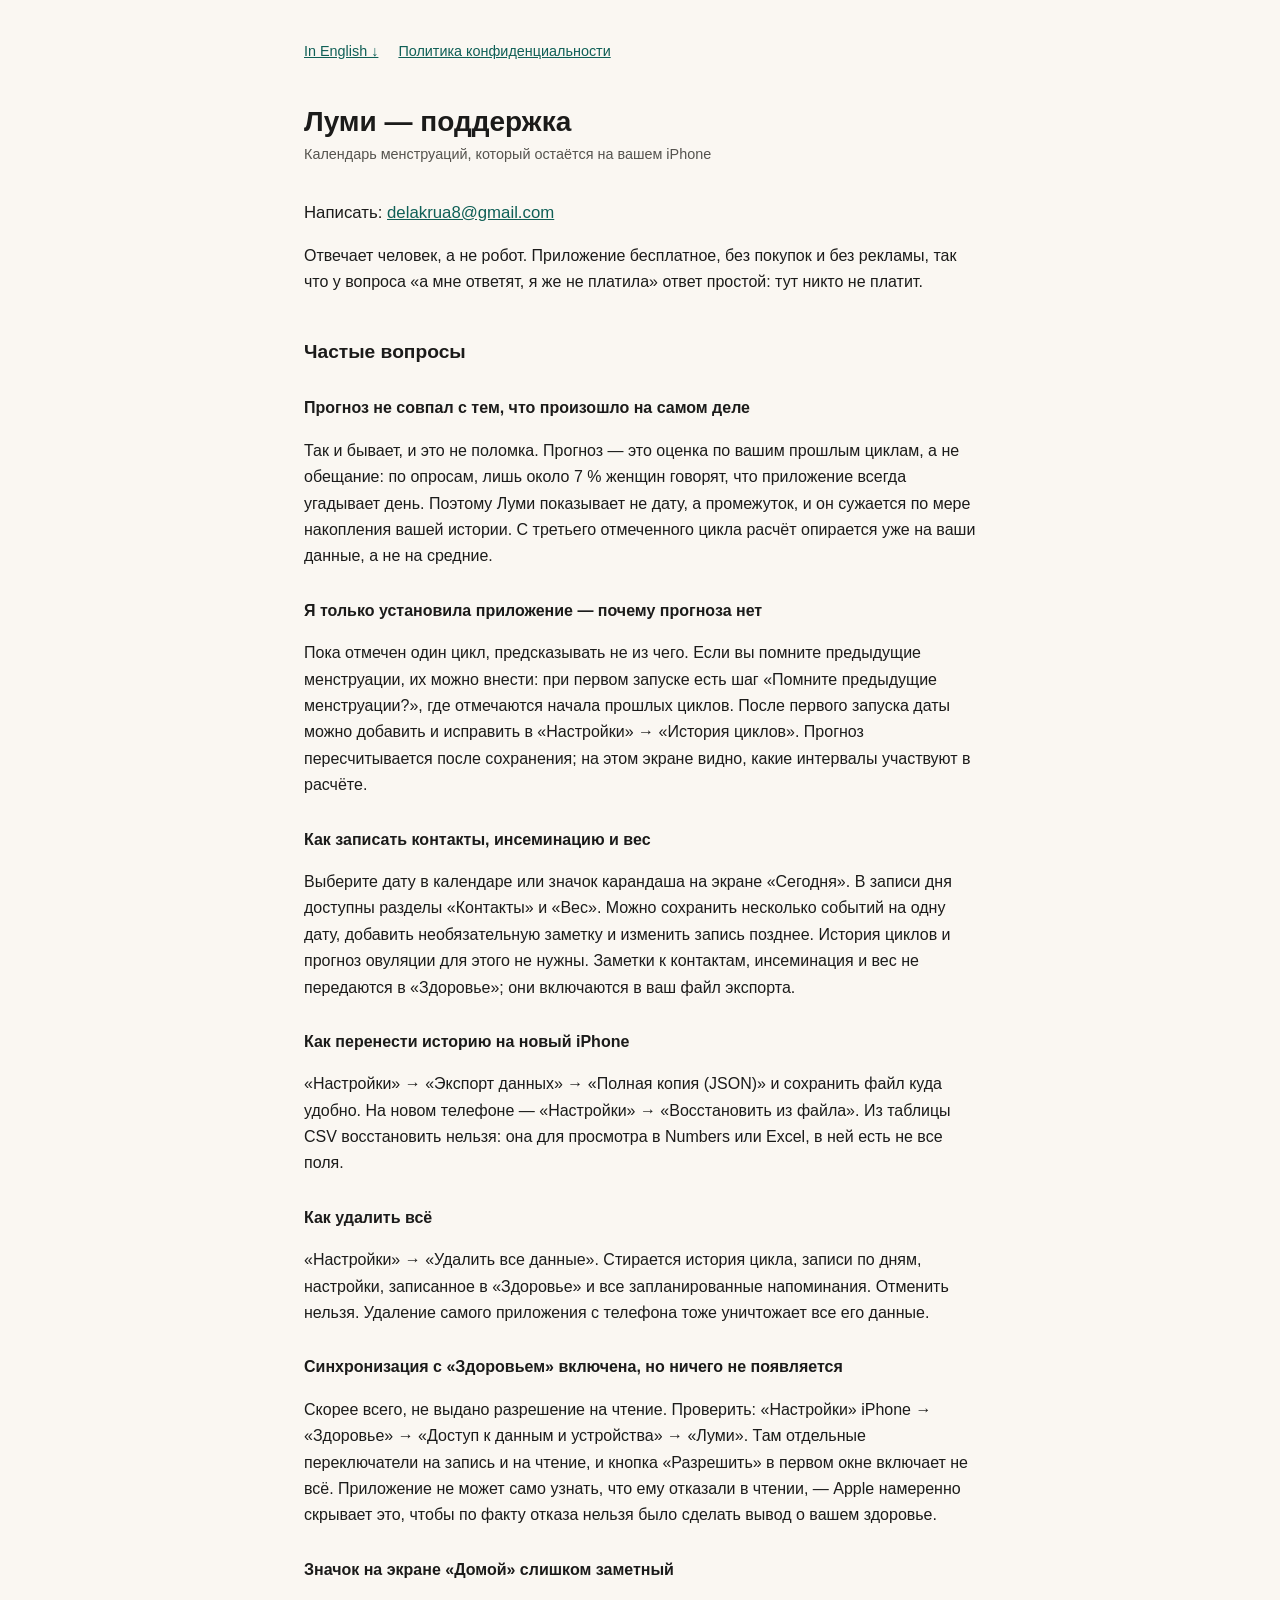
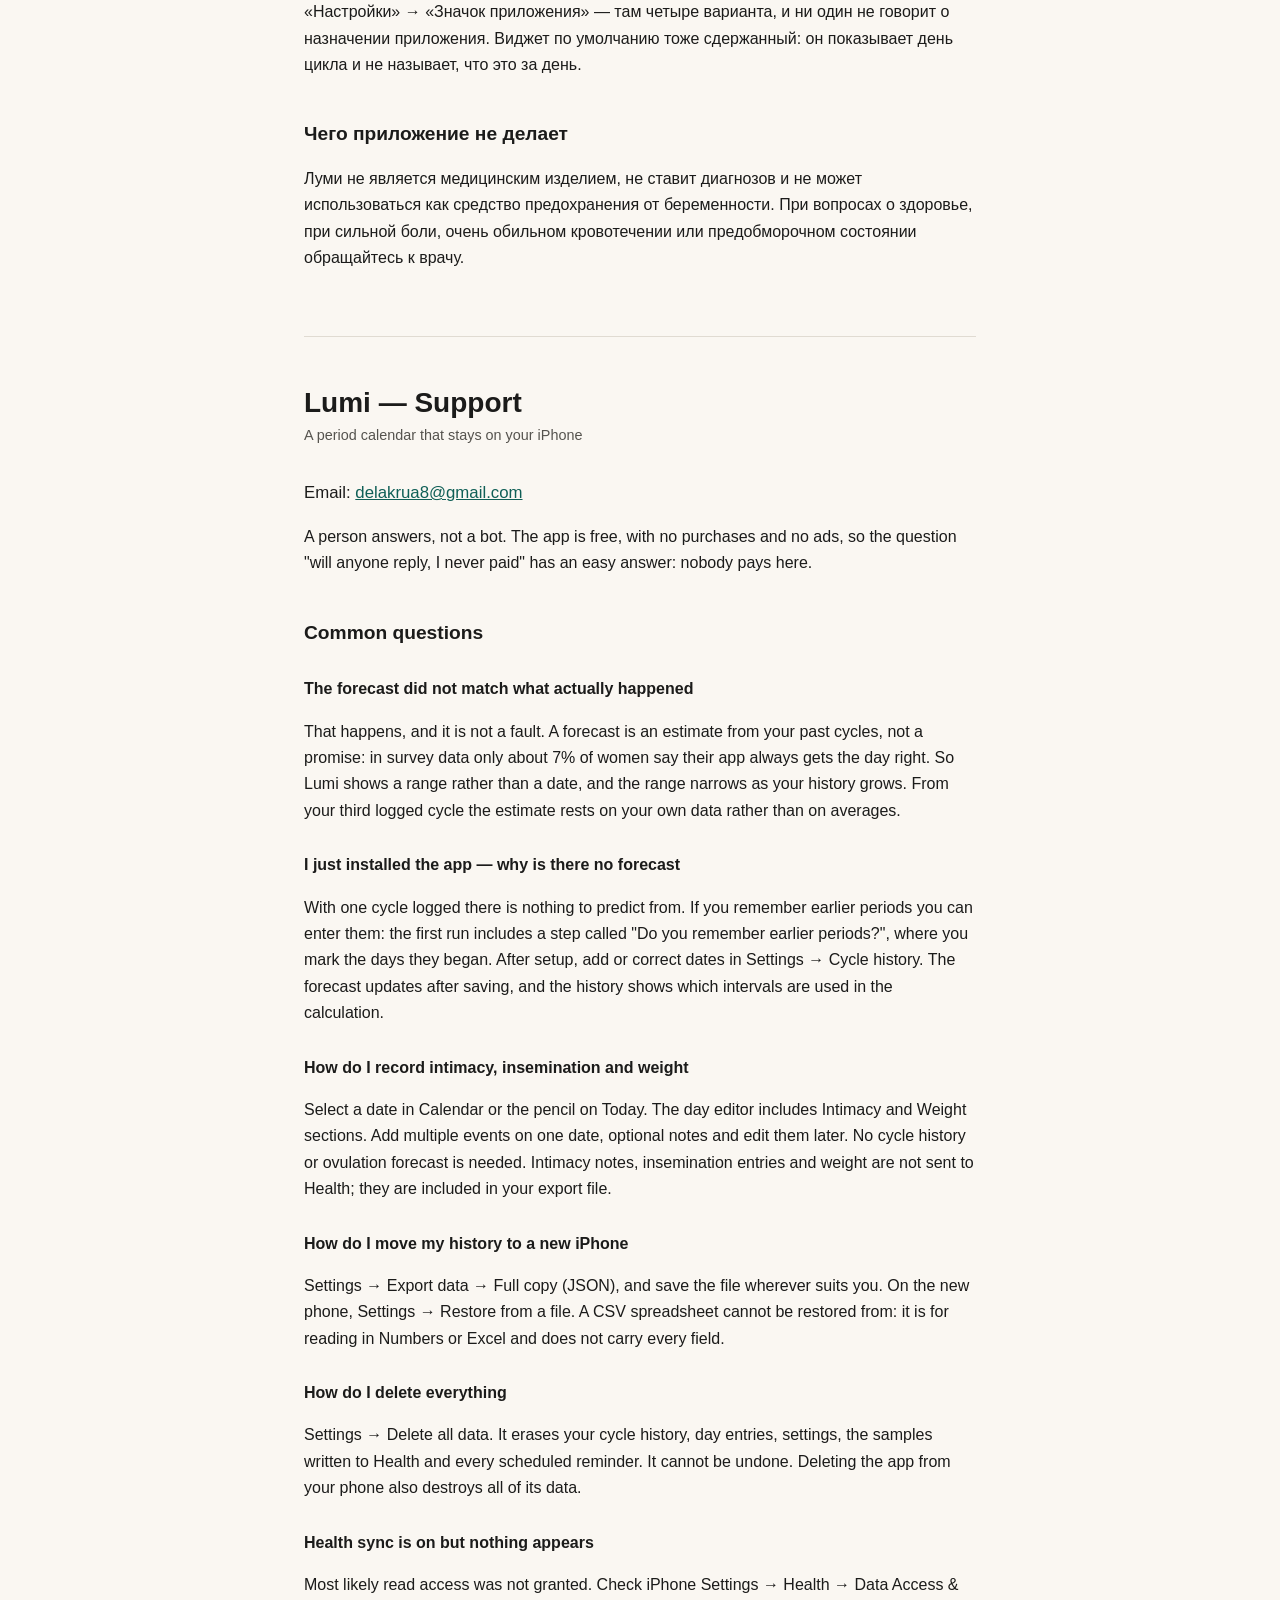
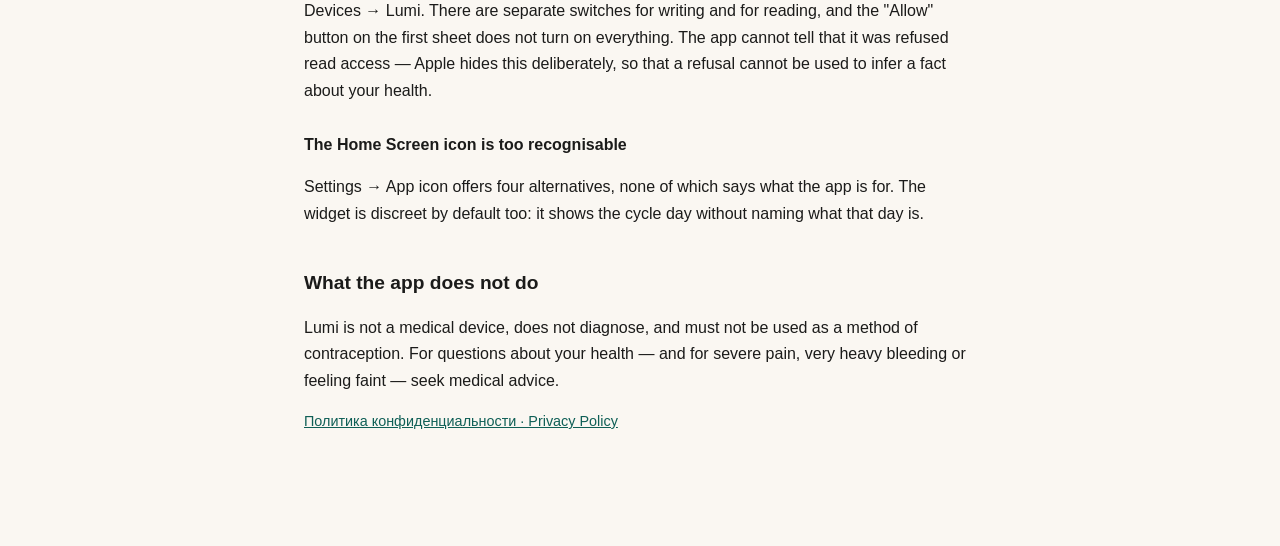
<file: index.html>
<!doctype html>
<html lang="ru">
<head>
<meta charset="utf-8">
<meta name="viewport" content="width=device-width, initial-scale=1">
<title>Луми — поддержка / Lumi — Support</title>
<link rel="stylesheet" href="style.css">
</head>
<body>
<main>

<p class="switch"><a href="#en">In English ↓</a> <a href="privacy.html">Политика конфиденциальности</a></p>

<h1>Луми — поддержка</h1>
<p class="meta">Календарь менструаций, который остаётся на вашем iPhone</p>

<p class="lead">Написать: <a href="mailto:delakrua8@gmail.com">delakrua8@gmail.com</a></p>

<p>Отвечает человек, а не робот. Приложение бесплатное, без покупок и без рекламы, так что
у вопроса «а мне ответят, я же не платила» ответ простой: тут никто не платит.</p>

<h2>Частые вопросы</h2>

<h3>Прогноз не совпал с тем, что произошло на самом деле</h3>
<p>Так и бывает, и это не поломка. Прогноз — это оценка по вашим прошлым циклам, а не
обещание: по опросам, лишь около 7 % женщин говорят, что приложение всегда угадывает день.
Поэтому Луми показывает не дату, а промежуток, и он сужается по мере накопления вашей
истории. С третьего отмеченного цикла расчёт опирается уже на ваши данные, а не на средние.</p>

<h3>Я только установила приложение — почему прогноза нет</h3>
<p>Пока отмечен один цикл, предсказывать не из чего. Если вы помните предыдущие менструации,
их можно внести: при первом запуске есть шаг «Помните предыдущие менструации?», где отмечаются
начала прошлых циклов. После первого запуска даты можно добавить и исправить в
«Настройки» → «История циклов». Прогноз пересчитывается после сохранения; на этом экране
видно, какие интервалы участвуют в расчёте.</p>

<h3>Как записать контакты, инсеминацию и вес</h3>
<p>Выберите дату в календаре или значок карандаша на экране «Сегодня». В записи дня
доступны разделы «Контакты» и «Вес». Можно сохранить несколько событий на одну дату,
добавить необязательную заметку и изменить запись позднее. История циклов и прогноз
овуляции для этого не нужны. Заметки к контактам, инсеминация и вес не передаются в
«Здоровье»; они включаются в ваш файл экспорта.</p>

<h3>Как перенести историю на новый iPhone</h3>
<p>«Настройки» → «Экспорт данных» → «Полная копия (JSON)» и сохранить файл куда удобно.
На новом телефоне — «Настройки» → «Восстановить из файла». Из таблицы CSV восстановить нельзя:
она для просмотра в Numbers или Excel, в ней есть не все поля.</p>

<h3>Как удалить всё</h3>
<p>«Настройки» → «Удалить все данные». Стирается история цикла, записи по дням, настройки,
записанное в «Здоровье» и все запланированные напоминания. Отменить нельзя. Удаление самого
приложения с телефона тоже уничтожает все его данные.</p>

<h3>Синхронизация с «Здоровьем» включена, но ничего не появляется</h3>
<p>Скорее всего, не выдано разрешение на чтение. Проверить: «Настройки» iPhone → «Здоровье» →
«Доступ к данным и устройства» → «Луми». Там отдельные переключатели на запись и на чтение,
и кнопка «Разрешить» в первом окне включает не всё. Приложение не может само узнать, что ему
отказали в чтении, — Apple намеренно скрывает это, чтобы по факту отказа нельзя было сделать
вывод о вашем здоровье.</p>

<h3>Значок на экране «Домой» слишком заметный</h3>
<p>«Настройки» → «Значок приложения» — там четыре варианта, и ни один не говорит
о назначении приложения. Виджет по умолчанию тоже сдержанный: он показывает день цикла
и не называет, что это за день.</p>

<h2>Чего приложение не делает</h2>
<p>Луми не является медицинским изделием, не ставит диагнозов и не может использоваться как
средство предохранения от беременности. При вопросах о здоровье, при сильной боли, очень
обильном кровотечении или предобморочном состоянии обращайтесь к врачу.</p>

<hr>

<h1 id="en">Lumi — Support</h1>
<p class="meta">A period calendar that stays on your iPhone</p>

<p class="lead">Email: <a href="mailto:delakrua8@gmail.com">delakrua8@gmail.com</a></p>

<p>A person answers, not a bot. The app is free, with no purchases and no ads, so the
question "will anyone reply, I never paid" has an easy answer: nobody pays here.</p>

<h2>Common questions</h2>

<h3>The forecast did not match what actually happened</h3>
<p>That happens, and it is not a fault. A forecast is an estimate from your past cycles, not
a promise: in survey data only about 7% of women say their app always gets the day right.
So Lumi shows a range rather than a date, and the range narrows as your history grows. From
your third logged cycle the estimate rests on your own data rather than on averages.</p>

<h3>I just installed the app — why is there no forecast</h3>
<p>With one cycle logged there is nothing to predict from. If you remember earlier periods
you can enter them: the first run includes a step called "Do you remember earlier periods?",
where you mark the days they began. After setup, add or correct dates in Settings →
Cycle history. The forecast updates after saving, and the history shows which intervals
are used in the calculation.</p>

<h3>How do I record intimacy, insemination and weight</h3>
<p>Select a date in Calendar or the pencil on Today. The day editor includes Intimacy
and Weight sections. Add multiple events on one date, optional notes and edit them later.
No cycle history or ovulation forecast is needed. Intimacy notes, insemination entries and
weight are not sent to Health; they are included in your export file.</p>

<h3>How do I move my history to a new iPhone</h3>
<p>Settings → Export data → Full copy (JSON), and save the file wherever suits you. On the
new phone, Settings → Restore from a file. A CSV spreadsheet cannot be restored from: it is
for reading in Numbers or Excel and does not carry every field.</p>

<h3>How do I delete everything</h3>
<p>Settings → Delete all data. It erases your cycle history, day entries, settings, the
samples written to Health and every scheduled reminder. It cannot be undone. Deleting the
app from your phone also destroys all of its data.</p>

<h3>Health sync is on but nothing appears</h3>
<p>Most likely read access was not granted. Check iPhone Settings → Health → Data Access &amp;
Devices → Lumi. There are separate switches for writing and for reading, and the "Allow"
button on the first sheet does not turn on everything. The app cannot tell that it was
refused read access — Apple hides this deliberately, so that a refusal cannot be used to
infer a fact about your health.</p>

<h3>The Home Screen icon is too recognisable</h3>
<p>Settings → App icon offers four alternatives, none of which says what the app is for.
The widget is discreet by default too: it shows the cycle day without naming what that day
is.</p>

<h2>What the app does not do</h2>
<p>Lumi is not a medical device, does not diagnose, and must not be used as a method of
contraception. For questions about your health — and for severe pain, very heavy bleeding
or feeling faint — seek medical advice.</p>

<p class="meta"><a href="privacy.html">Политика конфиденциальности · Privacy Policy</a></p>

</main>
</body>
</html>
</file>
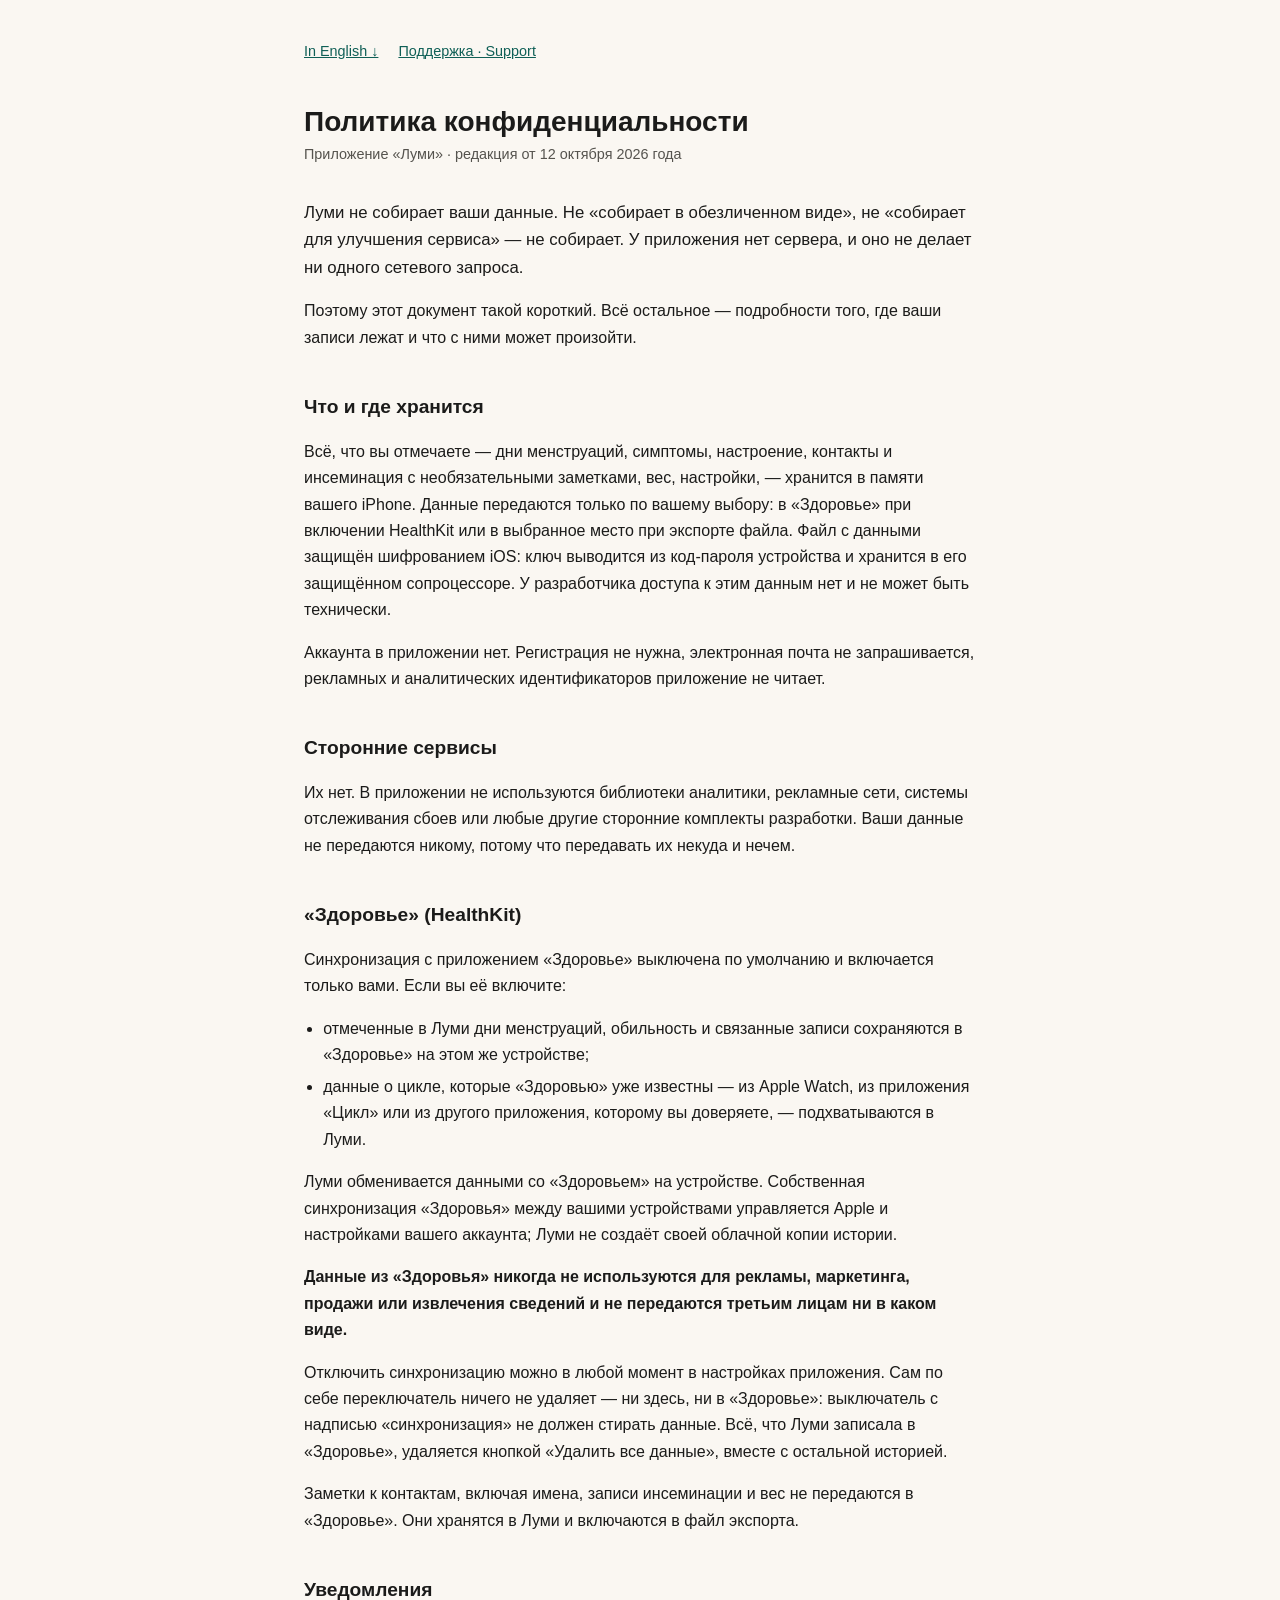
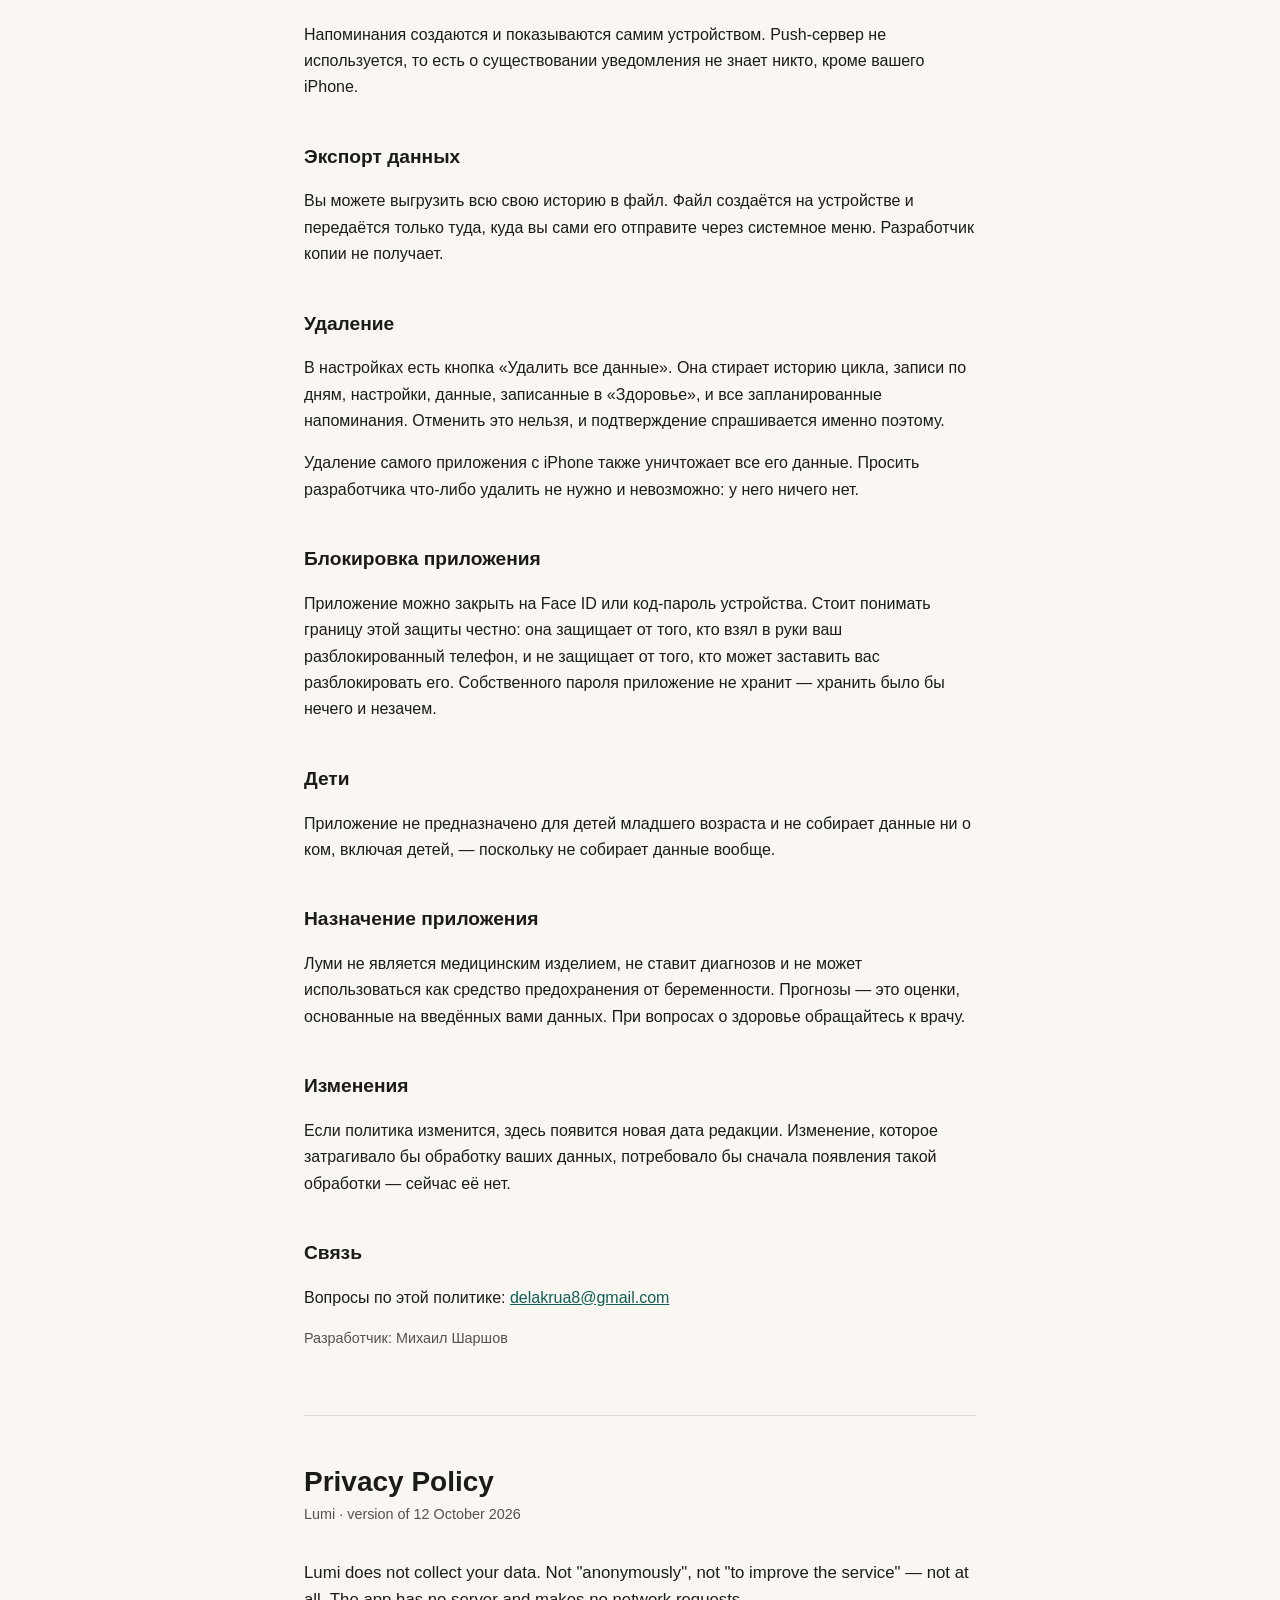
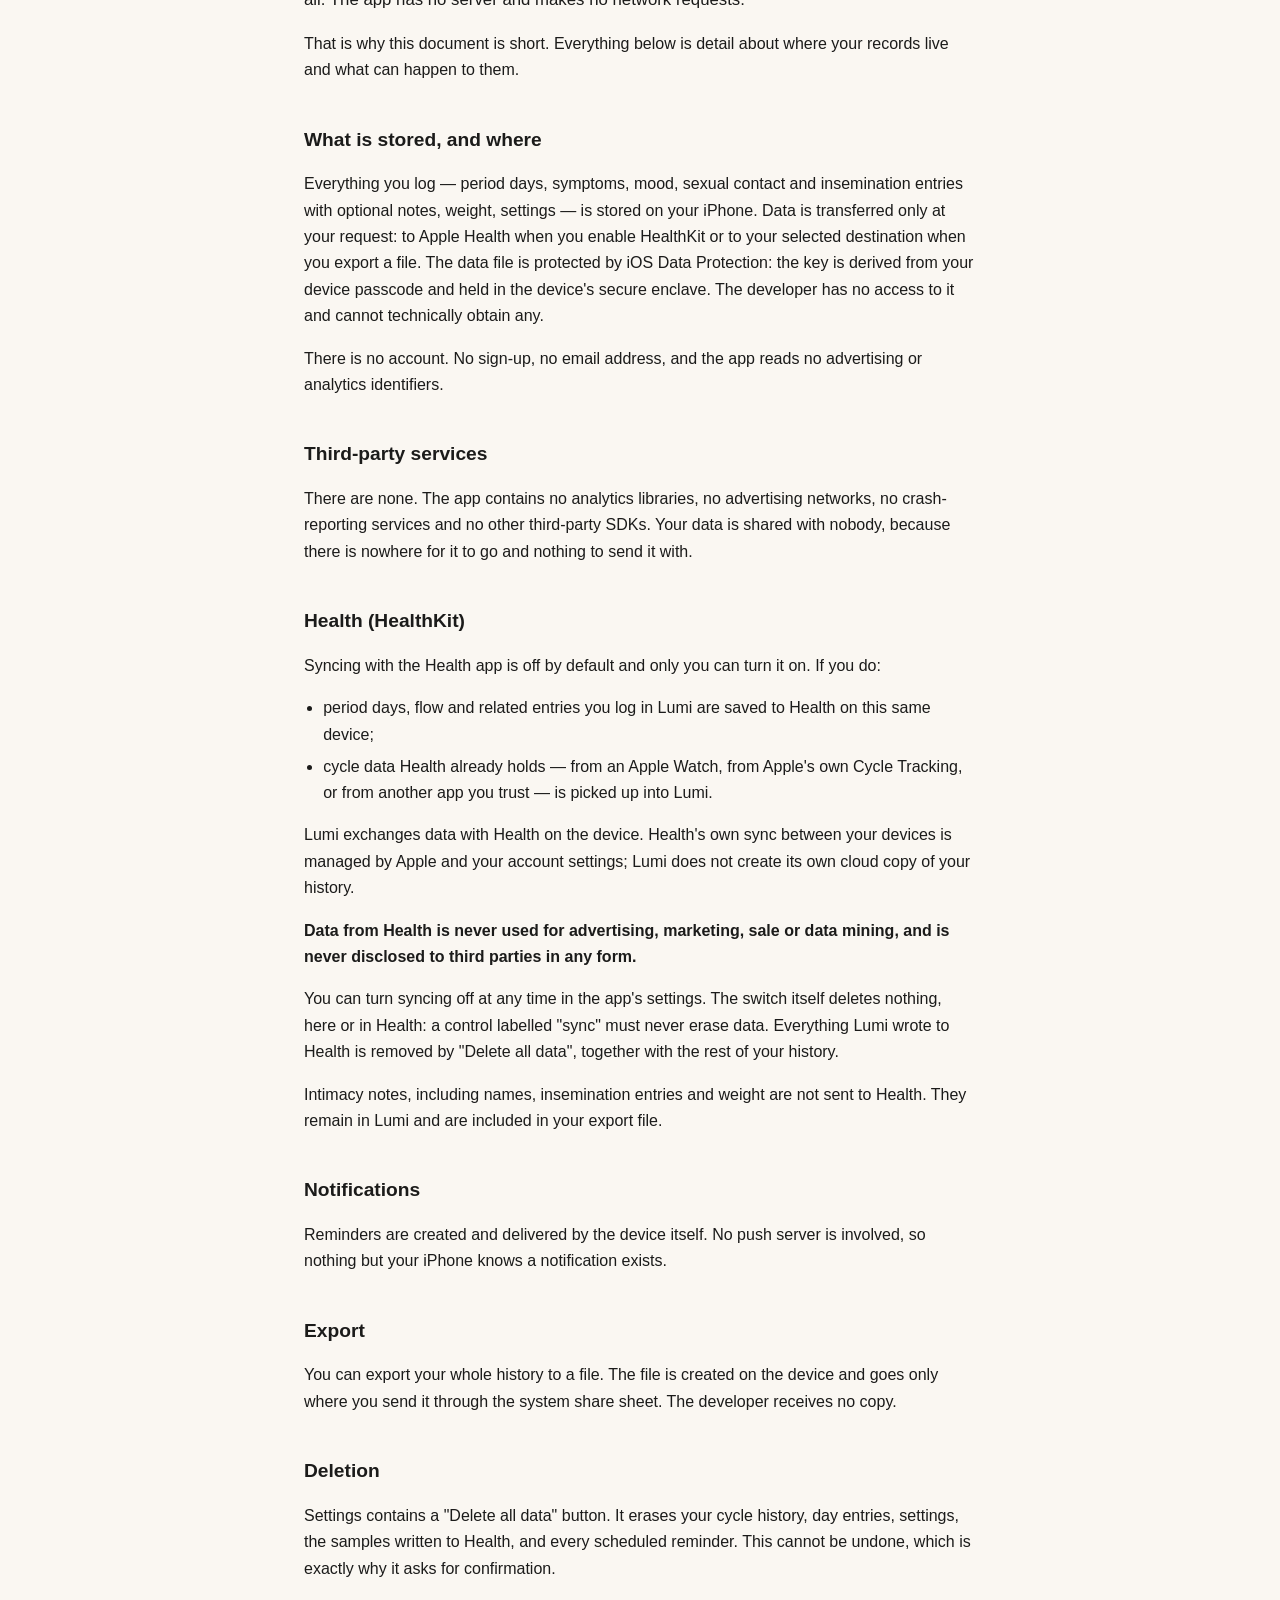
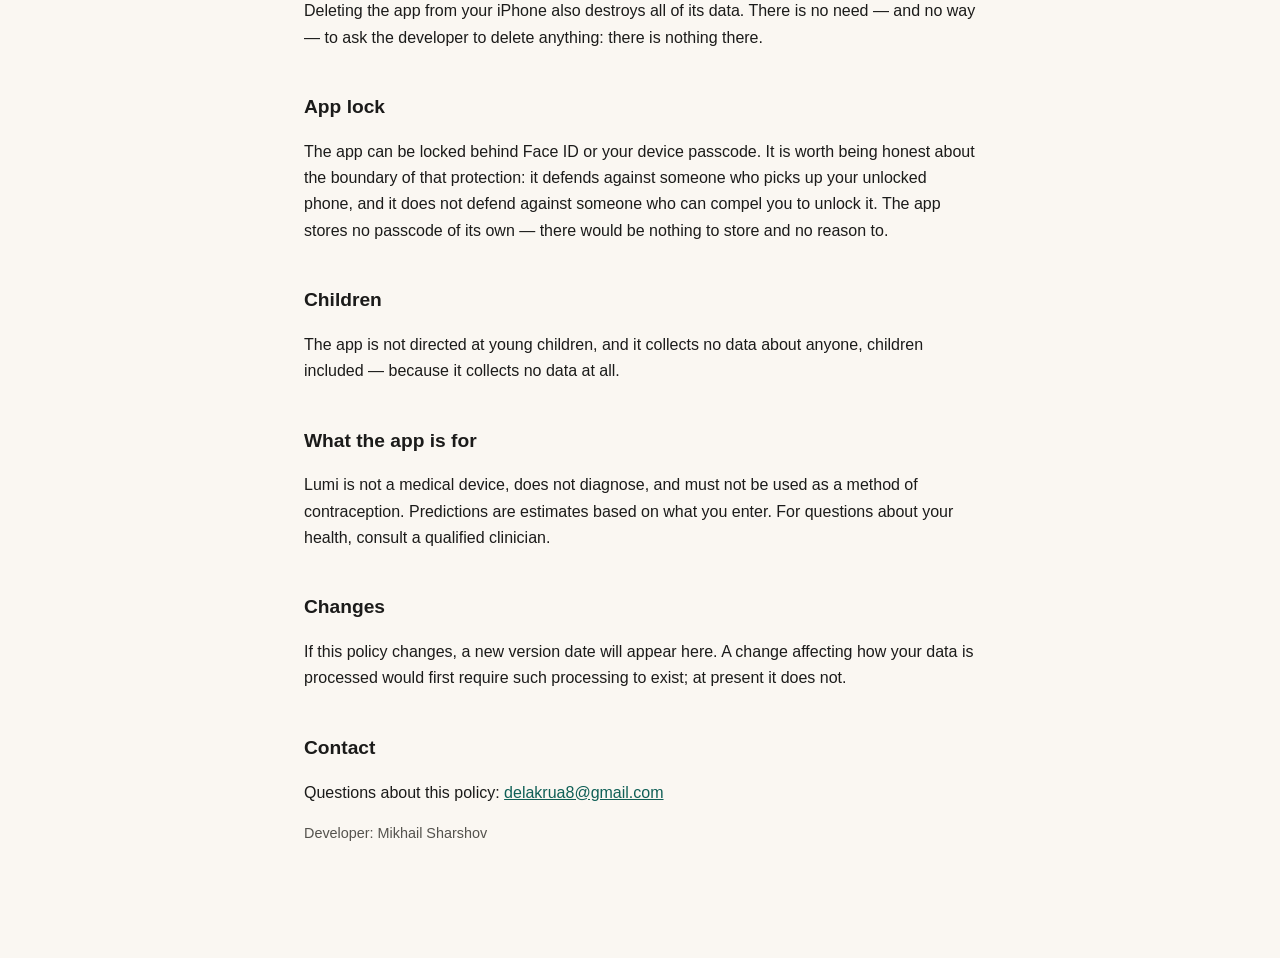
<file: privacy.html>
<!doctype html>
<html lang="ru">
<head>
<meta charset="utf-8">
<meta name="viewport" content="width=device-width, initial-scale=1">
<title>Луми — политика конфиденциальности / Lumi — Privacy Policy</title>
<link rel="stylesheet" href="style.css">
</head>
<body>
<main>

<p class="switch"><a href="#en">In English ↓</a> <a href="index.html">Поддержка · Support</a></p>

<h1>Политика конфиденциальности</h1>
<p class="meta">Приложение «Луми» · редакция от 12 октября 2026 года</p>

<p class="lead">Луми не собирает ваши данные. Не «собирает в обезличенном виде», не «собирает
для улучшения сервиса» — не собирает. У приложения нет сервера, и оно не делает ни одного
сетевого запроса.</p>

<p>Поэтому этот документ такой короткий. Всё остальное — подробности того, где ваши записи
лежат и что с ними может произойти.</p>

<h2>Что и где хранится</h2>

<p>Всё, что вы отмечаете — дни менструаций, симптомы, настроение, контакты и инсеминация с необязательными
заметками, вес, настройки, — хранится
в памяти вашего iPhone. Данные передаются только по вашему выбору: в «Здоровье»
при включении HealthKit или в выбранное место при экспорте файла. Файл с данными защищён шифрованием
iOS: ключ выводится из код-пароля устройства и хранится в его защищённом сопроцессоре.
У разработчика доступа к этим данным нет и не может быть технически.</p>

<p>Аккаунта в приложении нет. Регистрация не нужна, электронная почта не запрашивается,
рекламных и аналитических идентификаторов приложение не читает.</p>

<h2>Сторонние сервисы</h2>

<p>Их нет. В приложении не используются библиотеки аналитики, рекламные сети, системы
отслеживания сбоев или любые другие сторонние комплекты разработки. Ваши данные не
передаются никому, потому что передавать их некуда и нечем.</p>

<h2>«Здоровье» (HealthKit)</h2>

<p>Синхронизация с приложением «Здоровье» выключена по умолчанию и включается только вами.
Если вы её включите:</p>

<ul>
  <li>отмеченные в Луми дни менструаций, обильность и связанные записи сохраняются
      в «Здоровье» на этом же устройстве;</li>
  <li>данные о цикле, которые «Здоровью» уже известны — из Apple Watch, из приложения
      «Цикл» или из другого приложения, которому вы доверяете, — подхватываются в Луми.</li>
</ul>

<p>Луми обменивается данными со «Здоровьем» на устройстве. Собственная синхронизация
«Здоровья» между вашими устройствами управляется Apple и настройками вашего аккаунта;
Луми не создаёт своей облачной копии истории.</p>

<p><strong>Данные из «Здоровья» никогда не используются для рекламы, маркетинга, продажи
или извлечения сведений и не передаются третьим лицам ни в каком виде.</strong></p>

<p>Отключить синхронизацию можно в любой момент в настройках приложения. Сам по себе
переключатель ничего не удаляет — ни здесь, ни в «Здоровье»: выключатель с надписью
«синхронизация» не должен стирать данные. Всё, что Луми записала в «Здоровье», удаляется
кнопкой «Удалить все данные», вместе с остальной историей.</p>

<p>Заметки к контактам, включая имена, записи инсеминации и вес не передаются в
«Здоровье». Они хранятся в Луми и включаются в файл экспорта.</p>

<h2>Уведомления</h2>

<p>Напоминания создаются и показываются самим устройством. Push-сервер не используется,
то есть о существовании уведомления не знает никто, кроме вашего iPhone.</p>

<h2>Экспорт данных</h2>

<p>Вы можете выгрузить всю свою историю в файл. Файл создаётся на устройстве и передаётся
только туда, куда вы сами его отправите через системное меню. Разработчик копии не получает.</p>

<h2>Удаление</h2>

<p>В настройках есть кнопка «Удалить все данные». Она стирает историю цикла, записи по дням,
настройки, данные, записанные в «Здоровье», и все запланированные напоминания. Отменить это
нельзя, и подтверждение спрашивается именно поэтому.</p>

<p>Удаление самого приложения с iPhone также уничтожает все его данные. Просить разработчика
что-либо удалить не нужно и невозможно: у него ничего нет.</p>

<h2>Блокировка приложения</h2>

<p>Приложение можно закрыть на Face ID или код-пароль устройства. Стоит понимать границу
этой защиты честно: она защищает от того, кто взял в руки ваш разблокированный телефон,
и не защищает от того, кто может заставить вас разблокировать его. Собственного пароля
приложение не хранит — хранить было бы нечего и незачем.</p>

<h2>Дети</h2>

<p>Приложение не предназначено для детей младшего возраста и не собирает данные ни о ком,
включая детей, — поскольку не собирает данные вообще.</p>

<h2>Назначение приложения</h2>

<p>Луми не является медицинским изделием, не ставит диагнозов и не может использоваться
как средство предохранения от беременности. Прогнозы — это оценки, основанные на введённых
вами данных. При вопросах о здоровье обращайтесь к врачу.</p>

<h2>Изменения</h2>

<p>Если политика изменится, здесь появится новая дата редакции. Изменение, которое
затрагивало бы обработку ваших данных, потребовало бы сначала появления такой обработки —
сейчас её нет.</p>

<h2>Связь</h2>

<p>Вопросы по этой политике: <a href="mailto:delakrua8@gmail.com">delakrua8@gmail.com</a></p>

<p class="meta">Разработчик: Михаил Шаршов</p>

<hr>

<h1 id="en">Privacy Policy</h1>
<p class="meta">Lumi · version of 12 October 2026</p>

<p class="lead">Lumi does not collect your data. Not "anonymously", not "to improve the
service" — not at all. The app has no server and makes no network requests.</p>

<p>That is why this document is short. Everything below is detail about where your records
live and what can happen to them.</p>

<h2>What is stored, and where</h2>

<p>Everything you log — period days, symptoms, mood, sexual contact and insemination entries with
optional notes, weight, settings — is stored on your
iPhone. Data is transferred only at your request: to Apple Health when you enable
HealthKit or to your selected destination when you export a file. The data file is protected by iOS Data Protection: the key is
derived from your device passcode and held in the device's secure enclave. The developer
has no access to it and cannot technically obtain any.</p>

<p>There is no account. No sign-up, no email address, and the app reads no advertising or
analytics identifiers.</p>

<h2>Third-party services</h2>

<p>There are none. The app contains no analytics libraries, no advertising networks, no
crash-reporting services and no other third-party SDKs. Your data is shared with nobody,
because there is nowhere for it to go and nothing to send it with.</p>

<h2>Health (HealthKit)</h2>

<p>Syncing with the Health app is off by default and only you can turn it on. If you do:</p>

<ul>
  <li>period days, flow and related entries you log in Lumi are saved to Health on this
      same device;</li>
  <li>cycle data Health already holds — from an Apple Watch, from Apple's own Cycle
      Tracking, or from another app you trust — is picked up into Lumi.</li>
</ul>

<p>Lumi exchanges data with Health on the device. Health's own sync between your devices
is managed by Apple and your account settings; Lumi does not create its own cloud copy
of your history.</p>

<p><strong>Data from Health is never used for advertising, marketing, sale or data mining,
and is never disclosed to third parties in any form.</strong></p>

<p>You can turn syncing off at any time in the app's settings. The switch itself deletes
nothing, here or in Health: a control labelled "sync" must never erase data. Everything
Lumi wrote to Health is removed by "Delete all data", together with the rest of your
history.</p>

<p>Intimacy notes, including names, insemination entries and weight are not sent to
Health. They remain in Lumi and are included in your export file.</p>

<h2>Notifications</h2>

<p>Reminders are created and delivered by the device itself. No push server is involved,
so nothing but your iPhone knows a notification exists.</p>

<h2>Export</h2>

<p>You can export your whole history to a file. The file is created on the device and goes
only where you send it through the system share sheet. The developer receives no copy.</p>

<h2>Deletion</h2>

<p>Settings contains a "Delete all data" button. It erases your cycle history, day entries,
settings, the samples written to Health, and every scheduled reminder. This cannot be
undone, which is exactly why it asks for confirmation.</p>

<p>Deleting the app from your iPhone also destroys all of its data. There is no need — and
no way — to ask the developer to delete anything: there is nothing there.</p>

<h2>App lock</h2>

<p>The app can be locked behind Face ID or your device passcode. It is worth being honest
about the boundary of that protection: it defends against someone who picks up your
unlocked phone, and it does not defend against someone who can compel you to unlock it.
The app stores no passcode of its own — there would be nothing to store and no reason
to.</p>

<h2>Children</h2>

<p>The app is not directed at young children, and it collects no data about anyone,
children included — because it collects no data at all.</p>

<h2>What the app is for</h2>

<p>Lumi is not a medical device, does not diagnose, and must not be used as a method of
contraception. Predictions are estimates based on what you enter. For questions about your
health, consult a qualified clinician.</p>

<h2>Changes</h2>

<p>If this policy changes, a new version date will appear here. A change affecting how your
data is processed would first require such processing to exist; at present it does not.</p>

<h2>Contact</h2>

<p>Questions about this policy: <a href="mailto:delakrua8@gmail.com">delakrua8@gmail.com</a></p>

<p class="meta">Developer: Mikhail Sharshov</p>

</main>
</body>
</html>
</file>
<file: style.css>
/* Shared by both pages. Plain CSS, no build step, no external font: the site has to be
   hostable by dropping the folder anywhere, and a privacy policy that pulls a font from
   a third-party CDN would contradict itself on the first request. */
:root {
  color-scheme: light dark;
  --ink: #1b1b1a;
  --ink-soft: #55534e;
  --bg: #faf7f2;
  --rule: #e0dbd2;
  --accent: #0f5f56;
}
@media (prefers-color-scheme: dark) {
  :root {
    --ink: #ece8e1;
    --ink-soft: #a8a29a;
    --bg: #16161a;
    --rule: #32322f;
    --accent: #6fb9ad;
  }
}

* { box-sizing: border-box; }

body {
  margin: 0;
  padding: 2.5rem 1.25rem 5rem;
  background: var(--bg);
  color: var(--ink);
  font: 16px/1.65 -apple-system, BlinkMacSystemFont, "Segoe UI", Roboto, Helvetica, Arial, sans-serif;
}

main { max-width: 42rem; margin: 0 auto; }

h1 { font-size: 1.75rem; line-height: 1.25; margin: 0 0 .25rem; }
h2 { font-size: 1.2rem; margin: 2.5rem 0 .5rem; }
h3 { font-size: 1rem; margin: 1.75rem 0 .35rem; }

.meta { color: var(--ink-soft); font-size: .9rem; margin: 0 0 2rem; }
.lead { font-size: 1.05rem; }

ul { padding-left: 1.2rem; }
li { margin: .35rem 0; }

hr { border: 0; border-top: 1px solid var(--rule); margin: 4rem 0 3rem; }

a { color: var(--accent); }

.switch { margin: 0 0 2.5rem; font-size: .9rem; }
.switch a + a { margin-left: 1rem; }

strong { font-weight: 600; }
</file>
